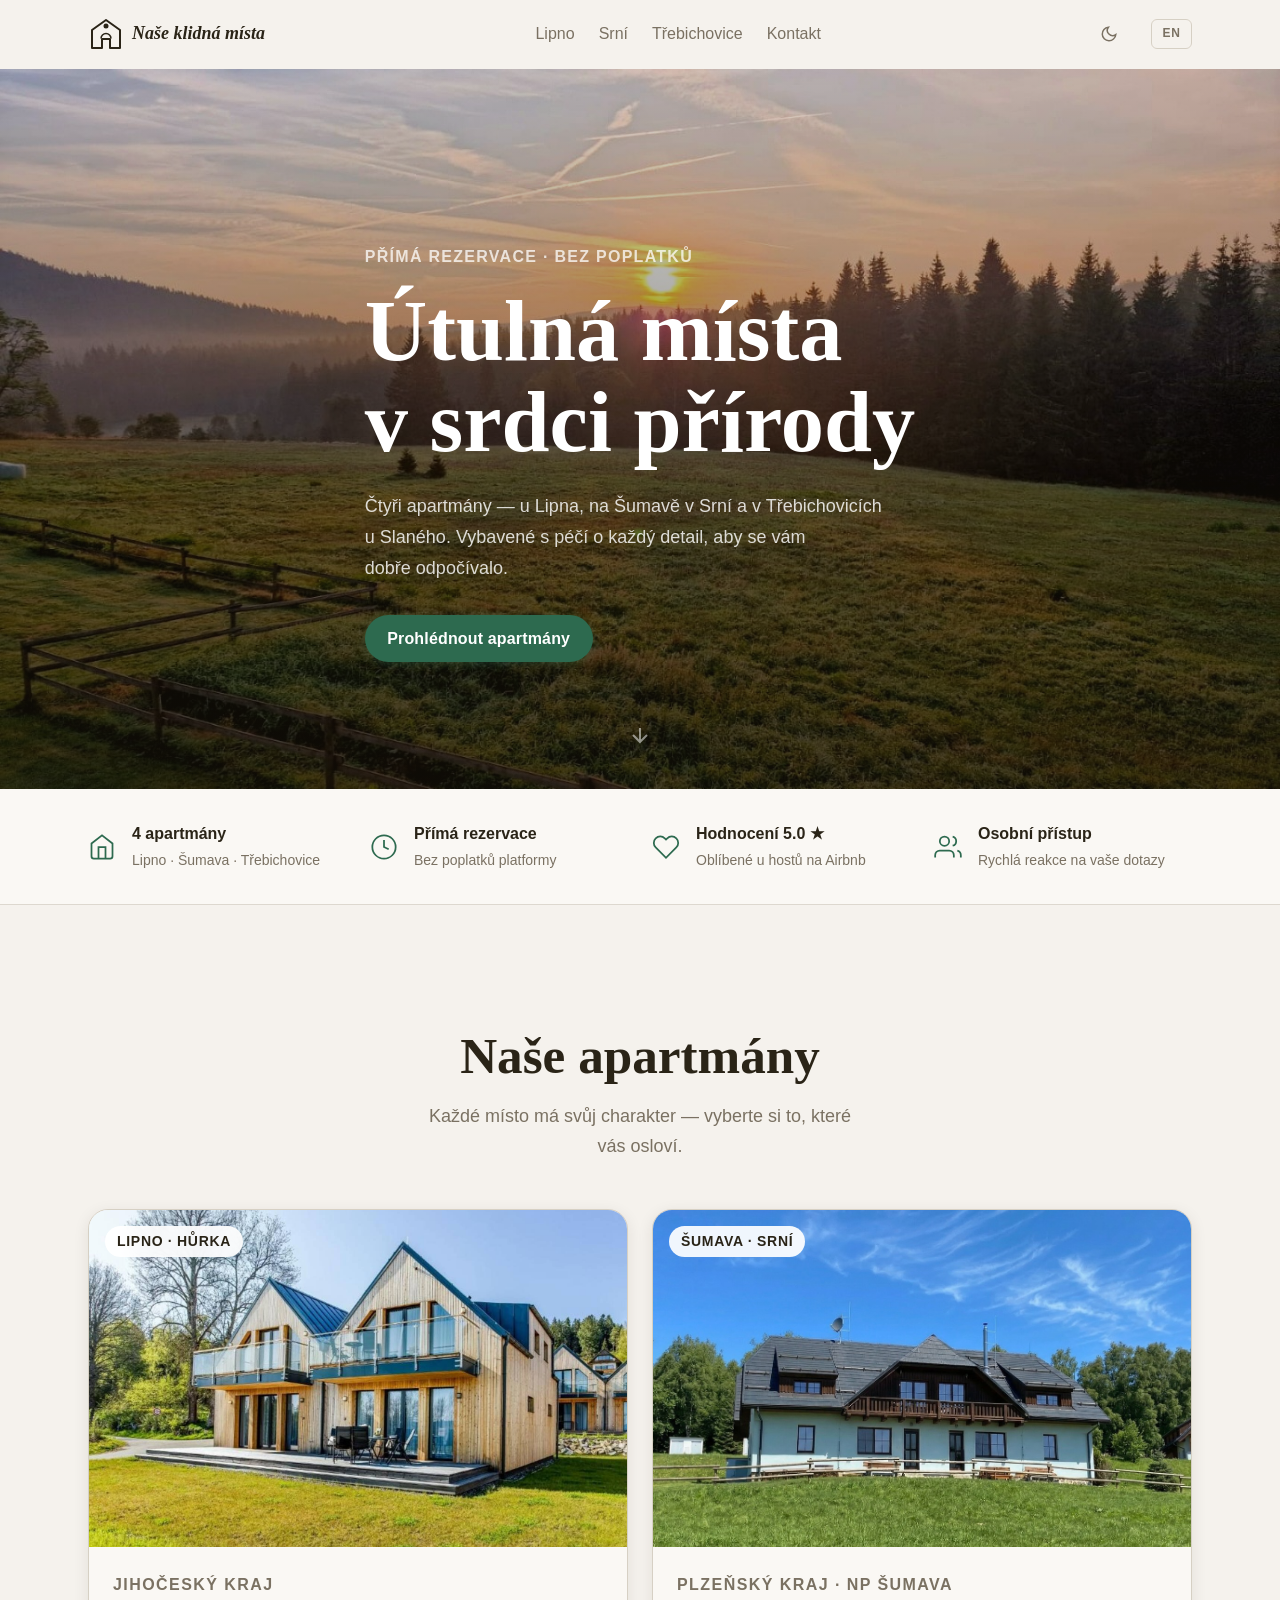
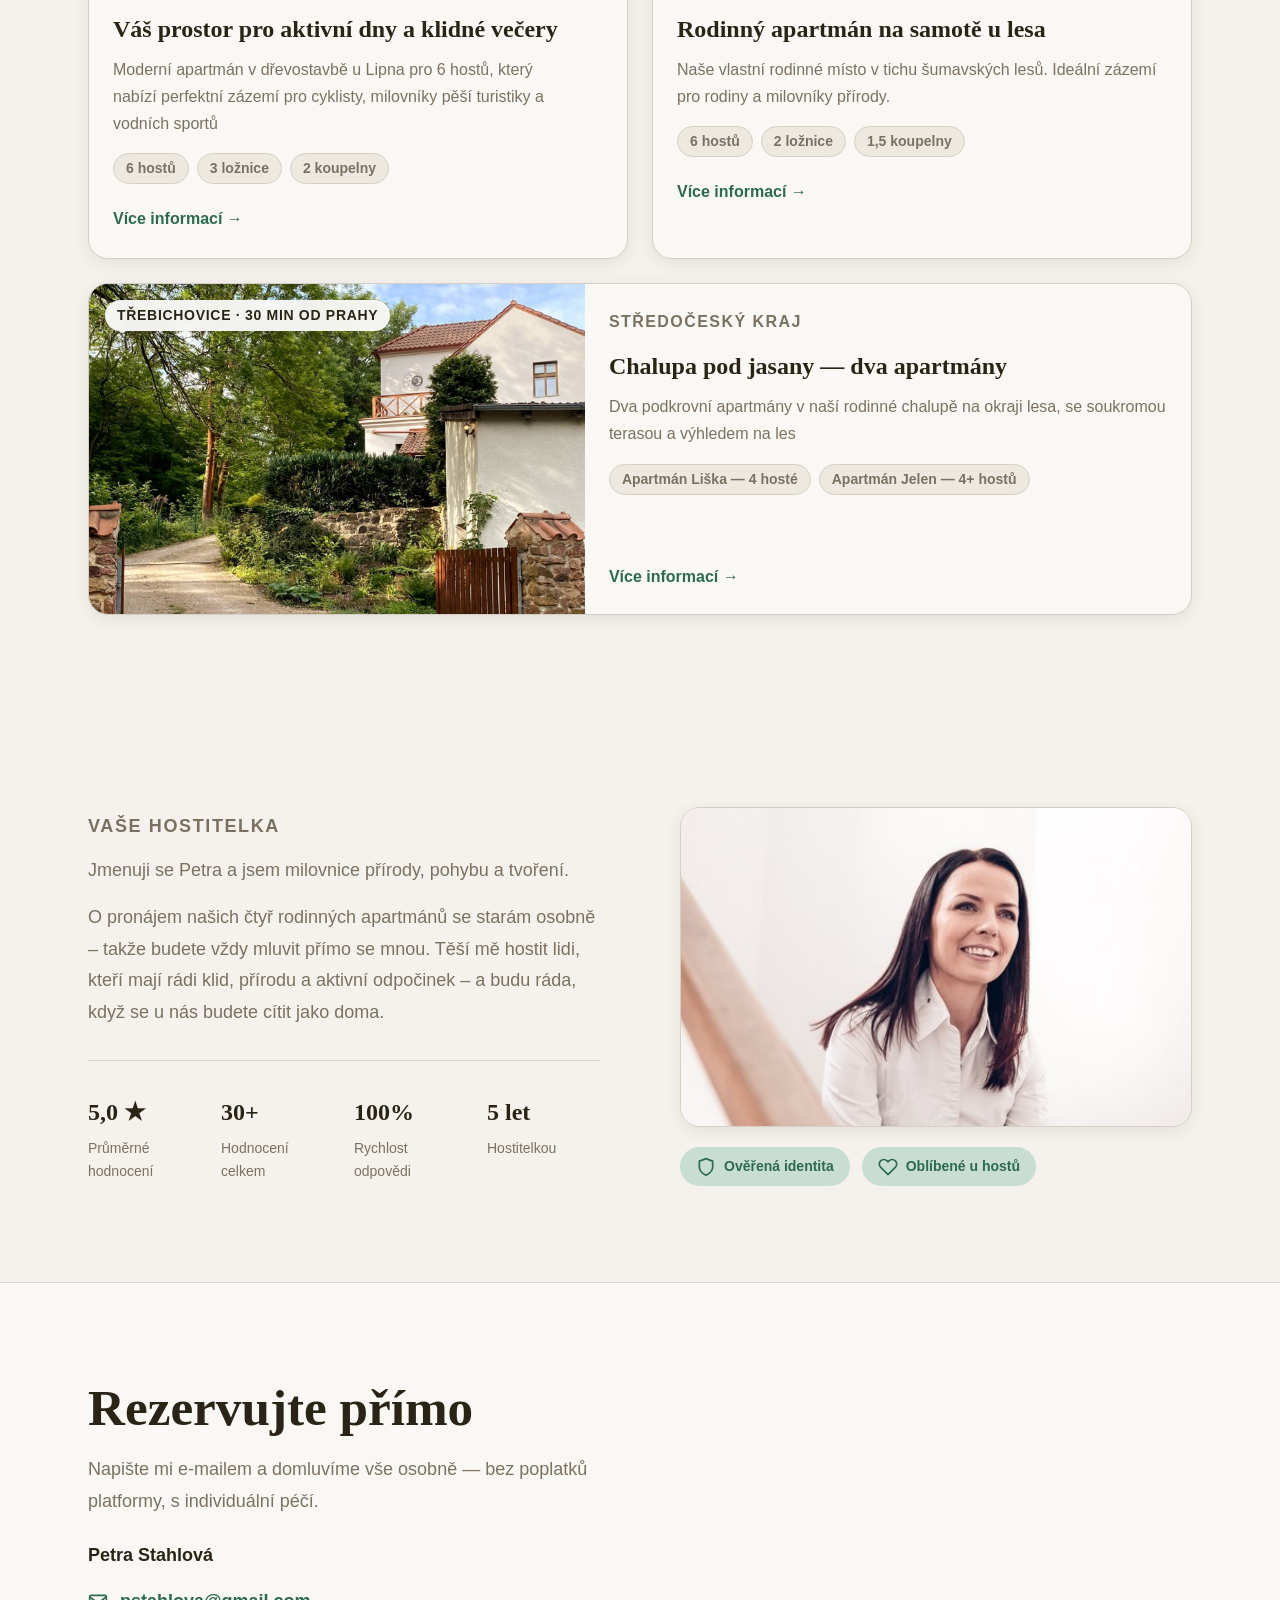
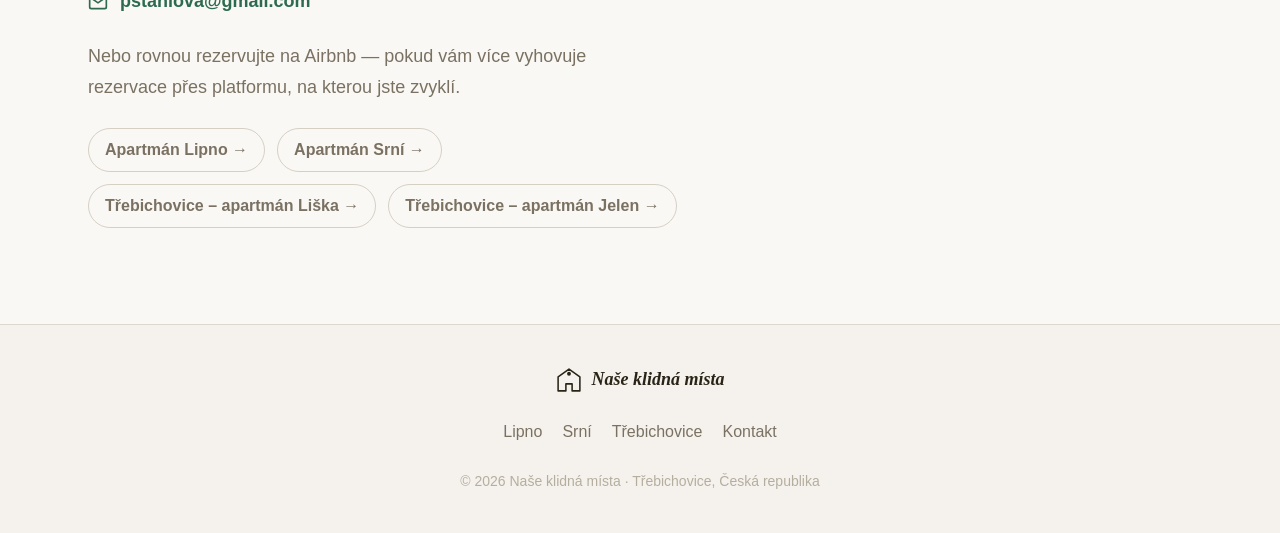
<file: index.html>
<!DOCTYPE html>
<html lang="cs" data-theme="light">
<head>
  <meta charset="UTF-8" />
  <meta name="viewport" content="width=device-width, initial-scale=1.0" />
  <title data-en="Our Peaceful Places">Naše klidná místa</title>
  <meta name="description" content="Čtyři útulné apartmány v srdci české přírody — Lipno, Šumava a Třebichovice. Přímá rezervace bez poplatků." />
  <meta property="og:title" content="Naše klidná místa" />
  <meta property="og:description" content="Útulné apartmány na Lipně, Šumavě a u Prahy. Přímá rezervace." />
  <meta property="og:image" content="images/hero_photo.jpg" />
  <link href="https://api.fontshare.com/v2/css?f[]=zodiak@400,500,700&f[]=satoshi@400,500,700&display=swap" rel="stylesheet" />
  <link rel="stylesheet" href="style.css" />
</head>
<body>

  <!-- HEADER -->
  <header class="header" id="header">
    <div class="header-inner">
      <a href="index.html" class="logo" aria-label="Domů">
        <svg width="36" height="36" viewBox="0 0 36 36" fill="none" aria-hidden="true">
          <path d="M18 4L4 14v18h10v-9h8v9h10V14L18 4z" stroke="currentColor" stroke-width="2" stroke-linejoin="round" fill="none"/>
          <circle cx="18" cy="10" r="2.5" fill="currentColor"/>
          <path d="M13 22.5c0-2.76 2.24-5 5-5s5 2.24 5 5" stroke="currentColor" stroke-width="1.5" fill="none"/>
        </svg>
        <span class="logo-text" data-en="Our Peaceful Places">Naše klidná místa</span>
      </a>
      <nav class="nav" aria-label="Hlavní navigace">
        <a href="lipno.html">Lipno</a>
        <a href="srni.html">Srní</a>
        <a href="trebichovice.html">Třebichovice</a>
        <a href="#kontakt" data-en="Contact">Kontakt</a>
      </nav>
        <button id="lang-toggle" onclick="toggleLang()" aria-label="Switch language">EN</button>
      <div class="header-actions">
        <button class="theme-toggle" data-theme-toggle aria-label="Přepnout tmavý režim">
          <svg width="18" height="18" viewBox="0 0 24 24" fill="none" stroke="currentColor" stroke-width="2"><path d="M21 12.79A9 9 0 1 1 11.21 3 7 7 0 0 0 21 12.79z"/></svg>
        </button>
        <button class="nav-toggle" id="navToggle" aria-label="Otevřít menu">
          <span></span><span></span><span></span>
        </button>
      </div>
    </div>
  </header>

  <!-- HERO -->
  <section class="hero">
    <div class="hero-image">
      <img src="images/hero_photo.jpg" alt="Ranní východ slunce nad šumavskou loukou s mlhou a lesy" />
      <div class="hero-overlay"></div>
    </div>
    <div class="hero-content">
      <p class="hero-eyebrow" data-en="Direct booking · no platform fees">Přímá rezervace · bez poplatků</p>
      <h1 class="hero-heading" data-en-html="Cosy places<br/>in the heart of nature">Útulná místa<br>v srdci přírody</h1>
      <p class="hero-sub" data-en="Four apartments — by Lake Lipno, in the Šumava mountains at Srní, and in Třebichovice near Slaný. Equipped with care for every detail.">Čtyři apartmány — u Lipna, na Šumavě v Srní a v Třebichovicích u Slaného. Vybavené s péčí o každý detail, aby se vám dobře odpočívalo.</p>
      <a href="#apartmany" class="btn btn-primary" data-en="Browse apartments">Prohlédnout apartmány</a>
    </div>
    <div class="hero-scroll-hint" aria-hidden="true">
      <svg width="24" height="24" viewBox="0 0 24 24" fill="none" stroke="currentColor" stroke-width="2"><path d="M12 5v14M5 12l7 7 7-7"/></svg>
    </div>
  </section>

  <!-- INTRO STRIP -->
  <section class="intro-strip">
    <div class="container">
      <div class="intro-items">
        <div class="intro-item">
          <svg width="28" height="28" viewBox="0 0 24 24" fill="none" stroke="currentColor" stroke-width="1.5"><path d="M3 9l9-7 9 7v11a2 2 0 01-2 2H5a2 2 0 01-2-2z"/><polyline points="9 22 9 12 15 12 15 22"/></svg>
          <div><strong data-en="4 apartments">4 apartmány</strong><span>Lipno · Šumava · Třebichovice</span></div>
        </div>
        <div class="intro-item">
          <svg width="28" height="28" viewBox="0 0 24 24" fill="none" stroke="currentColor" stroke-width="1.5"><circle cx="12" cy="12" r="10"/><polyline points="12 6 12 12 16 14"/></svg>
          <div><strong data-en="Direct booking">Přímá rezervace</strong><span data-en="No platform fees">Bez poplatků platformy</span></div>
        </div>
        <div class="intro-item">
          <svg width="28" height="28" viewBox="0 0 24 24" fill="none" stroke="currentColor" stroke-width="1.5"><path d="M20.84 4.61a5.5 5.5 0 00-7.78 0L12 5.67l-1.06-1.06a5.5 5.5 0 00-7.78 7.78l1.06 1.06L12 21.23l7.78-7.78 1.06-1.06a5.5 5.5 0 000-7.78z"/></svg>
          <div><strong data-en="Rated 5.0 ★">Hodnocení 5.0 ★</strong><span data-en="Highly rated on Airbnb">Oblíbené u hostů na Airbnb</span></div>
        </div>
        <div class="intro-item">
          <svg width="28" height="28" viewBox="0 0 24 24" fill="none" stroke="currentColor" stroke-width="1.5"><path d="M17 21v-2a4 4 0 00-4-4H5a4 4 0 00-4 4v2"/><circle cx="9" cy="7" r="4"/><path d="M23 21v-2a4 4 0 00-3-3.87"/><path d="M16 3.13a4 4 0 010 7.75"/></svg>
          <div><strong data-en="Personal approach">Osobní přístup</strong><span data-en="Quick response to your enquiries">Rychlá reakce na vaše dotazy</span></div>
        </div>
      </div>
    </div>
  </section>

  <!-- APARTMENTS OVERVIEW -->
  <section id="apartmany" class="overview-section">
    <div class="container">
      <div class="section-header">
        <h2 data-en="Our apartments">Naše apartmány</h2>
        <p data-en="Each place has its own character — find the one that speaks to you.">Každé místo má svůj charakter — vyberte si to, které vás osloví.</p>
      </div>
      <div class="overview-grid">

        <!-- LIPNO -->
        <a href="lipno.html" class="overview-card">
          <div class="overview-card-image">
            <img src="images/lipno/lipno_01.jpg" alt="Apartmán pro cyklisty na Lipně" loading="lazy" />
            <div class="overview-card-region" data-en="Lipno · Hůrka">Lipno · Hůrka</div>
          </div>
          <div class="overview-card-body">
            <p class="overview-card-area" data-en="South Bohemian Region">Jihočeský kraj</p>
            <h3 data-en="Your base for active days and peaceful evenings">Váš prostor pro aktivní dny a klidné večery</h3>
            <p data-en="A modern timber-frame apartment by Lake Lipno for 6 guests — the perfect base for cyclists, nature lovers and families.">Moderní apartmán v dřevostavbě u Lipna pro 6 hostů, který nabízí perfektní zázemí pro cyklisty, milovníky pěší turistiky a vodních sportů</p>
            <div class="overview-card-meta">
              <span data-en="6 guests">6 hostů</span>
              <span data-en="3 bedrooms">3 ložnice</span>
              <span data-en="2 bathrooms">2 koupelny</span>
            </div>
            <span class="overview-card-link" data-en="More information →">Více informací →</span>
          </div>
        </a>

        <!-- SRNÍ -->
        <a href="srni.html" class="overview-card">
          <div class="overview-card-image">
            <img src="images/srni_home.jpg" alt="Rodinný apartmán na samotě u lesa – Srní" loading="lazy" />
            <div class="overview-card-region" data-en="Šumava · Srní">Šumava · Srní</div>
          </div>
          <div class="overview-card-body">
            <p class="overview-card-area" data-en="Plzeň Region · Šumava NP">Plzeňský kraj · NP Šumava</p>
            <h3 data-en="Family apartment in a forest retreat">Rodinný apartmán na samotě u lesa</h3>
            <p data-en="Our own family place in the quiet of the Šumava forests. The ideal base for families and nature lovers.">Naše vlastní rodinné místo v tichu šumavských lesů. Ideální zázemí pro rodiny a milovníky přírody.</p>
            <div class="overview-card-meta">
              <span data-en="6 guests">6 hostů</span>
              <span data-en="2 bedrooms">2 ložnice</span>
              <span data-en="1.5 bathrooms">1,5 koupelny</span>
            </div>
            <span class="overview-card-link" data-en="More information →">Více informací →</span>
          </div>
        </a>

        <!-- TŘEBICHOVICE -->
        <a href="trebichovice.html" class="overview-card overview-card-wide">
          <div class="overview-card-image">
            <img src="images/liska/liska_08.jpg" alt="Chalupa pod jasany – Třebichovice" loading="lazy" />
            <div class="overview-card-region" data-en="Třebichovice · 30 min from Prague">Třebichovice · 30 min od Prahy</div>
          </div>
          <div class="overview-card-body">
            <p class="overview-card-area" data-en="Central Bohemia">Středočeský kraj</p>
            <h3 data-en="The Ash Tree Cottage — two apartments">Chalupa pod jasany — dva apartmány</h3>
            <p data-en="Two attic apartments in our family cottage on the edge of a forest, with a private terrace and views over the trees.">Dva podkrovní apartmány v naší rodinné chalupě na okraji lesa, se soukromou terasou a výhledem na les</p>
            <div class="overview-card-meta">
              <span data-en="Fox Apartment — 4 guests">Apartmán Liška — 4 hosté</span>
              <span data-en="Deer Apartment — 4+ guests">Apartmán Jelen — 4+ hostů</span>
            </div>
            <span class="overview-card-link" data-en="More information →">Více informací →</span>
          </div>
        </a>

      </div>
    </div>
  </section>

  <!-- HOST SECTION -->
  <section class="host-section">
    <div class="container">
      <div class="host-grid">
        <div class="host-text">
          <p class="apt-region" data-en="Your host">Vaše hostitelka</p>
          <p data-en="My name is Petra and I love nature, the outdoors and creative pursuits.">Jmenuji se Petra a jsem milovnice přírody, pohybu a tvoření.</p>
          <p data-en="I personally manage all four of our family apartments — so you will always be speaking directly with me. I love hosting guests who appreciate peace, nature and the outdoors — and I hope you will feel at home with us.">O pronájem našich čtyř rodinných apartmánů se starám osobně – takže budete vždy mluvit přímo se mnou. Těší mě hostit lidi, kteří mají rádi klid, přírodu a aktivní odpočinek – a budu ráda, když se u nás budete cítit jako doma.</p>
          <div class="host-stats">
            <div class="host-stat"><strong>5,0 ★</strong><span data-en="Average rating">Průměrné hodnocení</span></div>
            <div class="host-stat"><strong>30+</strong><span data-en="Total reviews">Hodnocení celkem</span></div>
            <div class="host-stat"><strong>100%</strong><span data-en="Response time">Rychlost odpovědi</span></div>
            <div class="host-stat"><strong data-en="5 years">5 let</strong><span data-en="Superhost">Hostitelkou</span></div>
          </div>
        </div>
        <div class="host-image-col">
          <div class="host-photo-card">
            <img src="images/petra.jpg" alt="Hostitelka" loading="lazy">
          </div>
          <div class="host-badges">
            <div class="host-badge">
              <svg width="20" height="20" viewBox="0 0 24 24" fill="none" stroke="currentColor" stroke-width="2"><path d="M12 22s8-4 8-10V5l-8-3-8 3v7c0 6 8 10 8 10z"/></svg><span data-en="Verified identity">Ověřená identita</span></div>
            <div class="host-badge">
              <svg width="20" height="20" viewBox="0 0 24 24" fill="none" stroke="currentColor" stroke-width="2"><path d="M20.84 4.61a5.5 5.5 0 00-7.78 0L12 5.67l-1.06-1.06a5.5 5.5 0 00-7.78 7.78l1.06 1.06L12 21.23l7.78-7.78 1.06-1.06a5.5 5.5 0 000-7.78z"/></svg><span data-en="Guest favourite">Oblíbené u hostů</span></div>
          </div>
        </div>
      </div>
    </div>
  </section>

  <!-- KONTAKT -->
  <section id="kontakt" class="contact-section">
    <div class="container">
      <div class="contact-inner">
        <div class="contact-text">
          <h2 data-en="Book directly">Rezervujte přímo</h2>
          <p data-en="Write to me by email and we will arrange everything personally — no platform fees, with individual care.">Napište mi e-mailem a domluvíme vše osobně — bez poplatků platformy, s individuální péčí.</p>
          <div class="contact-methods">
            <p style="font-weight:600; margin:0 0 4px; font-size: var(--text-base);">Petra Stahlová</p>
            <a href="mailto:pstahlova@gmail.com" class="contact-link">
              <svg width="20" height="20" viewBox="0 0 24 24" fill="none" stroke="currentColor" stroke-width="2"><path d="M4 4h16c1.1 0 2 .9 2 2v12c0 1.1-.9 2-2 2H4c-1.1 0-2-.9-2-2V6c0-1.1.9-2 2-2z"/><polyline points="22,6 12,13 2,6"/></svg>
              pstahlova@gmail.com
            </a>
          </div>
          <p class="contact-note" data-en="Or book directly on Airbnb — if you prefer booking through a platform you already know.">Nebo rovnou rezervujte na Airbnb — pokud vám více vyhovuje rezervace přes platformu, na kterou jste zvyklí.</p>
          <div class="airbnb-links">
            <a href="https://www.airbnb.cz/h/apartmanprocyklisty" target="_blank" rel="noopener" class="airbnb-link" data-en="Lipno Apartment →">Apartmán Lipno →</a>
            <a href="https://www.airbnb.cz/h/apartmanulesa" target="_blank" rel="noopener" class="airbnb-link" data-en="Srní Apartment →">Apartmán Srní →</a>
            <a href="https://www.airbnb.cz/h/liska" target="_blank" rel="noopener" class="airbnb-link" data-en="Třebichovice – Fox Apartment →">Třebichovice – apartmán Liška →</a>
            <a href="https://www.airbnb.cz/h/jelen" target="_blank" rel="noopener" class="airbnb-link" data-en="Třebichovice – Deer Apartment →">Třebichovice – apartmán Jelen →</a>
          </div>
        </div>
        </div>
      </div>
    </div>
  </section>

  <!-- FOOTER -->
  <footer class="footer">
    <div class="container">
      <div class="footer-inner">
        <div class="footer-brand">
          <svg width="28" height="28" viewBox="0 0 36 36" fill="none"><path d="M18 4L4 14v18h10v-9h8v9h10V14L18 4z" stroke="currentColor" stroke-width="2" stroke-linejoin="round" fill="none"/><circle cx="18" cy="10" r="2.5" fill="currentColor"/></svg>
          <span data-en="Our Peaceful Places">Naše klidná místa</span>
        </div>
        <div class="footer-links">
          <a href="lipno.html">Lipno</a>
          <a href="srni.html">Srní</a>
          <a href="trebichovice.html">Třebichovice</a>
          <a href="#kontakt" data-en="Contact">Kontakt</a>
        </div>
        <p class="footer-copy" data-en="© 2026 Our Peaceful Places · Czech Republic">© 2026 Naše klidná místa · Třebichovice, Česká republika</p>
      </div>
    </div>
  </footer>

  <script src="script.js"></script>
  <script src="lang.js"></script>
</body>
</html>
</file>
<file: style.css>
/* =============================================
   PETRA'S PLACES — Style
   Palette: forest greens, warm cream, earthy wood
   Fonts: Zodiak (display) + Satoshi (body)
   ============================================= */

:root,
[data-theme='light'] {
  --color-bg: #f5f2ed;
  --color-surface: #faf8f4;
  --color-surface-2: #ffffff;
  --color-surface-offset: #ede9e1;
  --color-border: #d6d0c4;
  --color-divider: #ddd8cf;

  --color-text: #2a2417;
  --color-text-muted: #7a7162;
  --color-text-faint: #b5ae9f;
  --color-text-inverse: #faf8f4;

  /* Forest green as primary */
  --color-primary: #2d6a4f;
  --color-primary-hover: #1b4d38;
  --color-primary-active: #12382a;
  --color-primary-highlight: #c8ddd4;

  /* Earthy warm accent */
  --color-accent: #8b5e3c;
  --color-accent-hover: #6e4a2e;

  --radius-sm: 0.375rem;
  --radius-md: 0.5rem;
  --radius-lg: 0.875rem;
  --radius-xl: 1.25rem;
  --radius-full: 9999px;

  --shadow-sm: 0 1px 3px rgba(42,36,23,0.07);
  --shadow-md: 0 4px 16px rgba(42,36,23,0.09);
  --shadow-lg: 0 12px 40px rgba(42,36,23,0.13);

  --transition-fast: 150ms cubic-bezier(0.16,1,0.3,1);
  --transition-med: 220ms cubic-bezier(0.16,1,0.3,1);

  --content-narrow: 640px;
  --content-default: 960px;
  --content-wide: 1200px;

  --font-display: 'Zodiak', 'Georgia', serif;
  --font-body: 'Satoshi', 'Inter', sans-serif;

  --text-xs: clamp(0.75rem, 0.7rem + 0.25vw, 0.875rem);
  --text-sm: clamp(0.875rem, 0.8rem + 0.35vw, 1rem);
  --text-base: clamp(1rem, 0.95rem + 0.25vw, 1.125rem);
  --text-lg: clamp(1.125rem, 1rem + 0.75vw, 1.5rem);
  --text-xl: clamp(1.5rem, 1.2rem + 1.25vw, 2.25rem);
  --text-2xl: clamp(2rem, 1.2rem + 2.5vw, 3.5rem);
  --text-hero: clamp(2.75rem, 1rem + 5.5vw, 5.5rem);

  --space-1: 0.25rem;
  --space-2: 0.5rem;
  --space-3: 0.75rem;
  --space-4: 1rem;
  --space-5: 1.25rem;
  --space-6: 1.5rem;
  --space-8: 2rem;
  --space-10: 2.5rem;
  --space-12: 3rem;
  --space-16: 4rem;
  --space-20: 5rem;
  --space-24: 6rem;
}

[data-theme='dark'] {
  --color-bg: #17150f;
  --color-surface: #1e1b14;
  --color-surface-2: #232018;
  --color-surface-offset: #1a1810;
  --color-border: #33301f;
  --color-divider: #2a2718;
  --color-text: #e8e3d8;
  --color-text-muted: #8a8370;
  --color-text-faint: #5a5445;
  --color-text-inverse: #17150f;
  --color-primary: #52a882;
  --color-primary-hover: #3a8e68;
  --color-primary-active: #2a6e50;
  --color-primary-highlight: #1e3028;
  --color-accent: #c4855a;
  --color-accent-hover: #a36843;
  --shadow-sm: 0 1px 3px rgba(0,0,0,0.25);
  --shadow-md: 0 4px 16px rgba(0,0,0,0.35);
  --shadow-lg: 0 12px 40px rgba(0,0,0,0.45);
}

@media (prefers-color-scheme: dark) {
  :root:not([data-theme]) {
    --color-bg: #17150f;
    --color-surface: #1e1b14;
    --color-surface-2: #232018;
    --color-surface-offset: #1a1810;
    --color-border: #33301f;
    --color-divider: #2a2718;
    --color-text: #e8e3d8;
    --color-text-muted: #8a8370;
    --color-text-faint: #5a5445;
    --color-text-inverse: #17150f;
    --color-primary: #52a882;
    --color-primary-hover: #3a8e68;
    --color-primary-active: #2a6e50;
    --color-primary-highlight: #1e3028;
    --color-accent: #c4855a;
    --color-accent-hover: #a36843;
    --shadow-sm: 0 1px 3px rgba(0,0,0,0.25);
    --shadow-md: 0 4px 16px rgba(0,0,0,0.35);
    --shadow-lg: 0 12px 40px rgba(0,0,0,0.45);
  }
}

/* ---- BASE RESET ---- */
*,*::before,*::after { box-sizing: border-box; margin: 0; padding: 0; }
html {
  -webkit-text-size-adjust: none;
  text-size-adjust: none;
  -webkit-font-smoothing: antialiased;
  -moz-osx-font-smoothing: grayscale;
  scroll-behavior: smooth;
  scroll-padding-top: 80px;
}
body {
  min-height: 100dvh;
  font-family: var(--font-body);
  font-size: var(--text-base);
  color: var(--color-text);
  background: var(--color-bg);
  line-height: 1.65;
}
img, picture, video { display: block; max-width: 100%; height: auto; }
h1,h2,h3,h4,h5,h6 { text-wrap: balance; line-height: 1.15; font-family: var(--font-display); }
p,li { text-wrap: pretty; max-width: 72ch; }
a { color: inherit; text-decoration: none; }
button { cursor: pointer; background: none; border: none; font: inherit; color: inherit; }
::selection { background: color-mix(in oklab, var(--color-primary) 25%, transparent); color: var(--color-text); }
:focus-visible { outline: 2px solid var(--color-primary); outline-offset: 3px; border-radius: var(--radius-sm); }
@media (prefers-reduced-motion: reduce) {
  *,*::before,*::after { animation-duration: 0.01ms !important; transition-duration: 0.01ms !important; scroll-behavior: auto !important; }
}

/* ---- UTILITIES ---- */
.container {
  width: 100%;
  max-width: var(--content-wide);
  margin-inline: auto;
  padding-inline: clamp(var(--space-5), 5vw, var(--space-12));
}

/* ---- BUTTONS ---- */
.btn {
  display: inline-flex;
  align-items: center;
  gap: var(--space-2);
  padding: 0.65rem 1.4rem;
  border-radius: var(--radius-full);
  font-family: var(--font-body);
  font-size: var(--text-sm);
  font-weight: 600;
  letter-spacing: 0.01em;
  transition: background var(--transition-fast), color var(--transition-fast), box-shadow var(--transition-fast), transform var(--transition-fast);
  white-space: nowrap;
}
.btn:hover { transform: translateY(-1px); }
.btn:active { transform: translateY(0); }
.btn-primary {
  background: var(--color-primary);
  color: #fff;
  box-shadow: 0 2px 8px color-mix(in oklab, var(--color-primary) 35%, transparent);
}
.btn-primary:hover { background: var(--color-primary-hover); box-shadow: 0 4px 14px color-mix(in oklab, var(--color-primary) 45%, transparent); }
.btn-outline {
  border: 1.5px solid var(--color-border);
  color: var(--color-text);
  background: transparent;
}
.btn-outline:hover { border-color: var(--color-primary); color: var(--color-primary); background: var(--color-primary-highlight); }

/* ---- HEADER ---- */
.header {
  position: sticky;
  top: 0;
  z-index: 100;
  background: color-mix(in oklab, var(--color-bg) 88%, transparent);
  backdrop-filter: blur(14px);
  -webkit-backdrop-filter: blur(14px);
  border-bottom: 1px solid transparent;
  transition: border-color var(--transition-med), box-shadow var(--transition-med), transform var(--transition-med);
}
.header.scrolled {
  border-bottom-color: var(--color-border);
  box-shadow: var(--shadow-sm);
}
.header.hidden { transform: translateY(-100%); }
.header-inner {
  display: flex;
  align-items: center;
  justify-content: space-between;
  gap: var(--space-6);
  max-width: var(--content-wide);
  margin-inline: auto;
  padding: var(--space-4) clamp(var(--space-5), 5vw, var(--space-12));
  height: 68px;
}
.logo {
  display: flex;
  align-items: center;
  gap: var(--space-2);
  font-family: var(--font-display);
  font-size: var(--text-base);
  font-weight: 700;
  color: var(--color-text);
  transition: color var(--transition-fast);
  flex-shrink: 0;
}
.logo:hover { color: var(--color-primary); }
.logo-text { font-style: italic; }
.nav {
  display: flex;
  align-items: center;
  gap: var(--space-6);
  flex: 1;
  justify-content: center;
}
.nav a {
  font-size: var(--text-sm);
  font-weight: 500;
  color: var(--color-text-muted);
  transition: color var(--transition-fast);
  position: relative;
}
.nav a::after {
  content: '';
  position: absolute;
  bottom: -2px;
  left: 0;
  width: 0;
  height: 1.5px;
  background: var(--color-primary);
  transition: width var(--transition-med);
  border-radius: 2px;
}
.nav a:hover { color: var(--color-text); }
.nav a:hover::after { width: 100%; }
.header-actions { display: flex; align-items: center; gap: var(--space-3); flex-shrink: 0; }
.theme-toggle {
  width: 36px; height: 36px;
  display: flex; align-items: center; justify-content: center;
  border-radius: var(--radius-full);
  color: var(--color-text-muted);
  transition: color var(--transition-fast), background var(--transition-fast);
}
.theme-toggle:hover { color: var(--color-text); background: var(--color-surface-offset); }
.nav-toggle {
  display: none;
  flex-direction: column;
  gap: 5px;
  width: 36px; height: 36px;
  align-items: center;
  justify-content: center;
  border-radius: var(--radius-md);
  transition: background var(--transition-fast);
}
.nav-toggle span {
  display: block;
  width: 20px; height: 2px;
  background: var(--color-text);
  border-radius: 2px;
  transition: transform var(--transition-med), opacity var(--transition-fast);
}
.nav-toggle:hover { background: var(--color-surface-offset); }
.nav-toggle.open span:nth-child(1) { transform: translateY(7px) rotate(45deg); }
.nav-toggle.open span:nth-child(2) { opacity: 0; }
.nav-toggle.open span:nth-child(3) { transform: translateY(-7px) rotate(-45deg); }

/* ---- HERO ---- */
.hero {
  position: relative;
  height: clamp(520px, 80vh, 850px);
  display: flex;
  align-items: center;
  overflow: hidden;
}
.hero-image {
  position: absolute;
  inset: 0;
}
.hero-image img {
  width: 100%; height: 100%;
  object-fit: cover;
  object-position: center 60%;
}
.hero-overlay {
  position: absolute;
  inset: 0;
  background: linear-gradient(to bottom,
    rgba(20,16,8,0.15) 0%,
    rgba(20,16,8,0.45) 50%,
    rgba(20,16,8,0.70) 100%);
}
.hero-content {
  position: relative;
  z-index: 2;
  max-width: var(--content-wide);
  margin-inline: auto;
  padding-inline: clamp(var(--space-5), 5vw, var(--space-12));
  padding-top: var(--space-12);
}
.hero-eyebrow {
  font-size: var(--text-sm);
  font-weight: 600;
  letter-spacing: 0.08em;
  text-transform: uppercase;
  color: rgba(255,255,255,0.75);
  margin-bottom: var(--space-4);
}
.hero-heading {
  font-family: var(--font-display);
  font-size: var(--text-hero);
  font-weight: 700;
  color: #fff;
  line-height: 1.05;
  margin-bottom: var(--space-6);
  max-width: 14ch;
}
.hero-sub {
  font-size: var(--text-base);
  color: rgba(255,255,255,0.82);
  max-width: 52ch;
  line-height: 1.7;
  margin-bottom: var(--space-8);
}
.hero-scroll-hint {
  position: absolute;
  bottom: var(--space-8);
  left: 50%;
  transform: translateX(-50%);
  color: rgba(255,255,255,0.5);
  animation: bounce 2.5s ease-in-out infinite;
}
@keyframes bounce {
  0%, 100% { transform: translateX(-50%) translateY(0); }
  50% { transform: translateX(-50%) translateY(6px); }
}

/* ---- INTRO STRIP ---- */
.intro-strip {
  background: var(--color-surface);
  border-bottom: 1px solid var(--color-divider);
  padding-block: var(--space-8);
}
.intro-items {
  display: grid;
  grid-template-columns: repeat(4, 1fr);
  gap: var(--space-6);
}
.intro-item {
  display: flex;
  align-items: center;
  gap: var(--space-4);
  color: var(--color-text-muted);
}
.intro-item svg { flex-shrink: 0; color: var(--color-primary); }
.intro-item div { display: flex; flex-direction: column; gap: 2px; }
.intro-item strong { font-size: var(--text-sm); font-weight: 700; color: var(--color-text); }
.intro-item span { font-size: var(--text-xs); }

/* ---- SECTION HEADER ---- */
.section-header {
  text-align: center;
  padding-top: clamp(var(--space-12), 8vw, var(--space-24));
  padding-bottom: var(--space-12);
}
.section-header h2 {
  font-size: var(--text-2xl);
  margin-bottom: var(--space-4);
  color: var(--color-text);
}
.section-header p {
  font-size: var(--text-base);
  color: var(--color-text-muted);
  max-width: 48ch;
  margin-inline: auto;
}

/* ---- APARTMENT SECTIONS ---- */
.apartment-section {
  padding-block: clamp(var(--space-12), 7vw, var(--space-20));
}
.apartment-section:nth-child(even) {
  background: var(--color-surface);
}
.apt-grid {
  display: grid;
  grid-template-columns: 1fr 1fr;
  gap: clamp(var(--space-8), 5vw, var(--space-16));
  align-items: center;
}
.apt-reversed .apt-grid {
  direction: rtl;
}
.apt-reversed .apt-grid > * {
  direction: ltr;
}
.apt-image-wrap {
  position: relative;
  border-radius: var(--radius-xl);
  overflow: hidden;
  box-shadow: var(--shadow-lg);
  aspect-ratio: 4/3;
}
.apt-image-wrap img {
  width: 100%; height: 100%;
  object-fit: cover;
  transition: transform 0.6s cubic-bezier(0.16,1,0.3,1);
}
.apt-image-wrap:hover img { transform: scale(1.03); }
.apt-badge {
  position: absolute;
  top: var(--space-4);
  left: var(--space-4);
  background: rgba(255,255,255,0.92);
  color: var(--color-text);
  font-size: var(--text-xs);
  font-weight: 700;
  letter-spacing: 0.05em;
  text-transform: uppercase;
  padding: var(--space-1) var(--space-3);
  border-radius: var(--radius-full);
  backdrop-filter: blur(8px);
}
[data-theme='dark'] .apt-badge { background: rgba(30,27,20,0.88); color: var(--color-text); }
.apt-region {
  font-size: var(--text-xs);
  font-weight: 700;
  letter-spacing: 0.09em;
  text-transform: uppercase;
  color: var(--color-primary);
  margin-bottom: var(--space-3);
}
.apt-title {
  font-family: var(--font-display);
  font-size: var(--text-xl);
  font-weight: 700;
  color: var(--color-text);
  margin-bottom: var(--space-5);
  line-height: 1.2;
}
.apt-desc {
  font-size: var(--text-base);
  color: var(--color-text-muted);
  line-height: 1.75;
  margin-bottom: var(--space-6);
}
.apt-highlights {
  display: flex;
  flex-wrap: wrap;
  gap: var(--space-3);
  margin-bottom: var(--space-5);
}
.apt-highlight {
  display: flex;
  align-items: center;
  gap: var(--space-2);
  font-size: var(--text-xs);
  font-weight: 600;
  color: var(--color-text-muted);
  background: var(--color-surface-offset);
  padding: var(--space-1) var(--space-3);
  border-radius: var(--radius-full);
}
.apt-highlight svg { color: var(--color-primary); flex-shrink: 0; }
.apt-amenities {
  display: flex;
  flex-wrap: wrap;
  gap: var(--space-2);
  margin-bottom: var(--space-7);
}
.apt-amenities span {
  font-size: var(--text-xs);
  color: var(--color-text-muted);
  background: var(--color-surface-offset);
  border: 1px solid var(--color-border);
  padding: 3px var(--space-3);
  border-radius: var(--radius-full);
}
.apt-actions {
  display: flex;
  flex-wrap: wrap;
  gap: var(--space-3);
}

/* ---- TŘEBICHOVICE SECTION ---- */
.apt-treb {
  background: var(--color-surface-offset) !important;
}
.treb-header {
  display: flex;
  align-items: flex-end;
  justify-content: space-between;
  gap: var(--space-8);
  margin-bottom: var(--space-12);
}
.apt-title-large {
  font-family: var(--font-display);
  font-size: var(--text-2xl);
  font-weight: 700;
  color: var(--color-text);
  margin-bottom: var(--space-5);
  line-height: 1.15;
}
.apt-desc-wide {
  font-size: var(--text-base);
  color: var(--color-text-muted);
  max-width: 60ch;
  line-height: 1.75;
}
.treb-grid {
  display: grid;
  grid-template-columns: 1fr 1fr;
  gap: var(--space-8);
}
.treb-card {
  background: var(--color-surface);
  border-radius: var(--radius-xl);
  overflow: hidden;
  box-shadow: var(--shadow-md);
  transition: transform var(--transition-med), box-shadow var(--transition-med);
}
.treb-card:hover {
  transform: translateY(-4px);
  box-shadow: var(--shadow-lg);
}
.treb-image-wrap {
  position: relative;
  aspect-ratio: 16/9;
  overflow: hidden;
}
.treb-image-wrap img {
  width: 100%; height: 100%;
  object-fit: cover;
  transition: transform 0.6s cubic-bezier(0.16,1,0.3,1);
}
.treb-card:hover .treb-image-wrap img { transform: scale(1.04); }
.treb-image-jelen img { object-position: center 30%; }
.treb-apt-badge {
  position: absolute;
  top: var(--space-4);
  left: var(--space-4);
  background: var(--color-primary);
  color: #fff;
  font-size: var(--text-xs);
  font-weight: 700;
  letter-spacing: 0.05em;
  text-transform: uppercase;
  padding: var(--space-1) var(--space-3);
  border-radius: var(--radius-full);
}
.treb-badge-jelen { background: var(--color-accent); }
.treb-card-content {
  padding: var(--space-6);
}
.treb-stars {
  display: flex;
  align-items: center;
  gap: 3px;
  margin-bottom: var(--space-3);
  color: #d4a017;
}
.treb-stars span {
  font-size: var(--text-xs);
  color: var(--color-text-muted);
  margin-left: var(--space-2);
  font-weight: 600;
}
.treb-card-content h3 {
  font-family: var(--font-display);
  font-size: var(--text-lg);
  font-weight: 700;
  color: var(--color-text);
  margin-bottom: var(--space-3);
}
.treb-card-content p {
  font-size: var(--text-sm);
  color: var(--color-text-muted);
  line-height: 1.7;
  margin-bottom: var(--space-4);
}
.treb-meta {
  display: flex;
  flex-wrap: wrap;
  gap: var(--space-4);
  margin-bottom: var(--space-4);
}
.treb-meta span {
  display: flex;
  align-items: center;
  gap: var(--space-1);
  font-size: var(--text-xs);
  font-weight: 600;
  color: var(--color-text-muted);
}
.treb-meta svg { color: var(--color-primary); }
.treb-actions {
  display: flex;
  gap: var(--space-3);
  margin-top: var(--space-5);
}

/* ---- HOST SECTION ---- */
.host-section {
  padding-block: clamp(var(--space-16), 9vw, var(--space-24));
  background: var(--color-bg);
}
.host-grid {
  display: grid;
  grid-template-columns: 1fr 1fr;
  gap: clamp(var(--space-10), 7vw, var(--space-20));
  align-items: center;
}
.host-text .apt-region { margin-bottom: var(--space-3); }
.host-text h2 {
  font-family: var(--font-display);
  font-size: var(--text-2xl);
  font-weight: 700;
  color: var(--color-text);
  margin-bottom: var(--space-5);
}
.host-text p {
  font-size: var(--text-base);
  color: var(--color-text-muted);
  line-height: 1.75;
  margin-bottom: var(--space-4);
  max-width: 52ch;
}
.host-stats {
  display: grid;
  grid-template-columns: repeat(4, 1fr);
  gap: var(--space-5);
  margin-top: var(--space-8);
  padding-top: var(--space-8);
  border-top: 1px solid var(--color-divider);
}
.host-stat {
  display: flex;
  flex-direction: column;
  gap: var(--space-1);
}
.host-stat strong {
  font-family: var(--font-display);
  font-size: var(--text-lg);
  font-weight: 700;
  color: var(--color-text);
}
.host-stat span {
  font-size: var(--text-xs);
  color: var(--color-text-muted);
}
.host-image-col {
  display: flex;
  flex-direction: column;
  gap: var(--space-5);
}
.host-photo-card {
  border-radius: var(--radius-xl);
  overflow: hidden;
  box-shadow: var(--shadow-md);
  aspect-ratio: 3 / 4;
  max-height: 320px;
  background: var(--color-surface);
  border: 1px solid var(--color-border);
}
.host-photo-card img {
  width: 100%;
  height: 100%;
  object-fit: cover;
  object-position: center 25%;
  display: block;
}
.host-photo-placeholder {
  width: 100%;
  height: 100%;
  display: flex;
  flex-direction: column;
  align-items: center;
  justify-content: center;
  gap: var(--space-3);
  color: var(--color-text-muted);
  font-size: var(--text-sm);
  min-height: 320px;
}
.host-photo-placeholder p {
  margin: 0;
  font-style: italic;
}
.host-badges {
  display: flex;
  gap: var(--space-3);
}
.host-badge {
  display: flex;
  align-items: center;
  gap: var(--space-2);
  font-size: var(--text-xs);
  font-weight: 600;
  color: var(--color-primary);
  background: var(--color-primary-highlight);
  padding: var(--space-2) var(--space-4);
  border-radius: var(--radius-full);
}

/* ---- CONTACT SECTION ---- */
.contact-section {
  padding-block: clamp(var(--space-16), 9vw, var(--space-24));
  background: var(--color-surface);
  border-top: 1px solid var(--color-divider);
}
.contact-inner {
  display: flex;
  flex-direction: column;
  align-items: flex-start;
  max-width: 620px;
}
.contact-text h2 {
  font-family: var(--font-display);
  font-size: var(--text-2xl);
  font-weight: 700;
  color: var(--color-text);
  margin-bottom: var(--space-4);
}
.contact-text > p {
  font-size: var(--text-base);
  color: var(--color-text-muted);
  line-height: 1.75;
  margin-bottom: var(--space-6);
  max-width: 52ch;
}
.contact-methods {
  display: flex;
  flex-direction: column;
  gap: var(--space-3);
  margin-bottom: var(--space-6);
}
.contact-link {
  display: flex;
  align-items: center;
  gap: var(--space-3);
  font-size: var(--text-base);
  font-weight: 600;
  color: var(--color-primary);
  transition: color var(--transition-fast);
}
.contact-link:hover { color: var(--color-primary-hover); }
.contact-link svg { flex-shrink: 0; }
.contact-note {
  font-size: var(--text-sm);
  color: var(--color-text-muted);
  margin-bottom: var(--space-4);
}
.airbnb-links {
  display: flex;
  flex-wrap: wrap;
  gap: var(--space-3);
}
.airbnb-link {
  font-size: var(--text-sm);
  font-weight: 600;
  color: var(--color-text-muted);
  border: 1.5px solid var(--color-border);
  padding: var(--space-2) var(--space-4);
  border-radius: var(--radius-full);
  transition: border-color var(--transition-fast), color var(--transition-fast), background var(--transition-fast);
}
.airbnb-link:hover { border-color: var(--color-primary); color: var(--color-primary); background: var(--color-primary-highlight); }
.contact-visual { display: flex; align-items: center; justify-content: center; }
.map-svg-wrap {
  width: 100%;
  background: var(--color-surface-offset);
  border: 1px solid var(--color-border);
  border-radius: var(--radius-xl);
  padding: var(--space-6);
  box-shadow: var(--shadow-sm);
}
.map-svg {
  width: 100%;
  height: auto;
  display: block;
}
.map-cr {
  fill: color-mix(in oklab, var(--color-primary) 12%, var(--color-surface-offset));
  stroke: var(--color-primary);
  stroke-width: 1.5;
  stroke-linejoin: round;
}
.map-pin-line {
  stroke: var(--color-text-muted);
  stroke-width: 1.5;
  stroke-linecap: round;
}
.map-pin-dot {
  stroke: white;
  stroke-width: 2;
}
.map-pin-lipno { fill: var(--color-primary); }
.map-pin-srni { fill: var(--color-accent); }
.map-pin-treb { fill: #5b7ea6; }
.map-pin-label {
  font-family: var(--font-body);
  font-size: 13px;
  font-weight: 600;
  fill: var(--color-text);
  letter-spacing: 0.01em;
}

/* ---- FOOTER ---- */
.footer {
  background: var(--color-bg);
  border-top: 1px solid var(--color-divider);
  padding-block: var(--space-10);
}
.footer-inner {
  display: flex;
  flex-direction: column;
  align-items: center;
  gap: var(--space-6);
  text-align: center;
}
.footer-brand {
  display: flex;
  align-items: center;
  gap: var(--space-2);
  font-family: var(--font-display);
  font-size: var(--text-base);
  font-weight: 700;
  font-style: italic;
  color: var(--color-text);
}
.footer-links {
  display: flex;
  flex-wrap: wrap;
  justify-content: center;
  gap: var(--space-5);
}
.footer-links a {
  font-size: var(--text-sm);
  color: var(--color-text-muted);
  transition: color var(--transition-fast);
}
.footer-links a:hover { color: var(--color-primary); }
.footer-copy {
  font-size: var(--text-xs);
  color: var(--color-text-faint);
  max-width: 100%;
}

/* ---- MOBILE NAV OVERLAY ---- */
@media (max-width: 768px) {
  .nav {
    position: fixed;
    top: 68px;
    left: 0;
    right: 0;
    background: var(--color-surface);
    border-bottom: 1px solid var(--color-border);
    flex-direction: column;
    align-items: flex-start;
    gap: 0;
    padding: var(--space-4) clamp(var(--space-5), 5vw, var(--space-12));
    transform: translateY(-110%);
    opacity: 0;
    pointer-events: none;
    transition: transform var(--transition-med), opacity var(--transition-med);
    z-index: 99;
    box-shadow: var(--shadow-md);
  }
  .nav.open {
    transform: translateY(0);
    opacity: 1;
    pointer-events: all;
  }
  .nav a {
    width: 100%;
    padding-block: var(--space-4);
    border-bottom: 1px solid var(--color-divider);
    font-size: var(--text-base);
  }
  .nav a:last-child { border-bottom: none; }
  .nav-toggle { display: flex; }

  /* Hero */
  .hero-heading { font-size: clamp(2.2rem, 10vw, 3.5rem); }
  .hero-sub { display: none; }

  /* Intro strip */
  .intro-items { grid-template-columns: 1fr 1fr; }

  /* Apt grid */
  .apt-grid { grid-template-columns: 1fr; }
  .apt-reversed .apt-grid { direction: ltr; }
  .apt-image-col { order: -1; }

  /* Treb */
  .treb-grid { grid-template-columns: 1fr; }
  .treb-header { flex-direction: column; align-items: flex-start; }

  /* Host + Contact */
  .host-grid { grid-template-columns: 1fr; }
  .host-stats { grid-template-columns: repeat(2, 1fr); }
  .contact-inner { grid-template-columns: 1fr; }
  .contact-visual { display: none; }
}

@media (max-width: 480px) {
  .intro-items { grid-template-columns: 1fr; }
  .treb-actions { flex-direction: column; }
  .apt-actions { flex-direction: column; }
  .host-stats { grid-template-columns: repeat(2, 1fr); }
}

/* ---- OVERVIEW CARDS (homepage) ---- */
.overview-section {
  padding-block: clamp(var(--space-4), 2vw, var(--space-8));
  padding-bottom: clamp(var(--space-16), 8vw, var(--space-24));
}
.overview-grid {
  display: grid;
  grid-template-columns: 1fr 1fr;
  gap: var(--space-6);
}
.overview-card {
  display: flex;
  flex-direction: column;
  background: var(--color-surface);
  border-radius: var(--radius-xl);
  overflow: hidden;
  box-shadow: var(--shadow-md);
  text-decoration: none;
  color: inherit;
  transition: transform var(--transition-med), box-shadow var(--transition-med);
  border: 1px solid var(--color-border);
}
.overview-card:hover {
  transform: translateY(-5px);
  box-shadow: var(--shadow-lg);
}
.overview-card-wide {
  grid-column: 1 / -1;
  flex-direction: row;
}
.overview-card-wide .overview-card-image {
  width: 45%;
  flex-shrink: 0;
  aspect-ratio: auto;
}
.overview-card-wide .overview-card-body {
  display: flex;
  flex-direction: column;
  justify-content: center;
}
.overview-card-image {
  position: relative;
  aspect-ratio: 16/10;
  overflow: hidden;
}
.overview-card-image img {
  width: 100%; height: 100%;
  object-fit: cover;
  transition: transform 0.6s cubic-bezier(0.16,1,0.3,1);
}
.overview-card:hover .overview-card-image img { transform: scale(1.04); }
.overview-card-region {
  position: absolute;
  top: var(--space-4);
  left: var(--space-4);
  background: rgba(255,255,255,0.92);
  color: var(--color-text);
  font-size: var(--text-xs);
  font-weight: 700;
  letter-spacing: 0.05em;
  text-transform: uppercase;
  padding: var(--space-1) var(--space-3);
  border-radius: var(--radius-full);
  backdrop-filter: blur(8px);
}
[data-theme='dark'] .overview-card-region { background: rgba(30,27,20,0.88); }
.overview-card-body {
  padding: var(--space-6);
}
.overview-card-area {
  font-size: var(--text-xs);
  font-weight: 700;
  letter-spacing: 0.09em;
  text-transform: uppercase;
  color: var(--color-primary);
  margin-bottom: var(--space-2);
}
.overview-card-body h3 {
  font-family: var(--font-display);
  font-size: var(--text-lg);
  font-weight: 700;
  color: var(--color-text);
  margin-bottom: var(--space-3);
  line-height: 1.25;
}
.overview-card-body p {
  font-size: var(--text-sm);
  color: var(--color-text-muted);
  line-height: 1.7;
  margin-bottom: var(--space-4);
}
.overview-card-meta {
  display: flex;
  flex-wrap: wrap;
  gap: var(--space-2);
  margin-bottom: var(--space-5);
}
.overview-card-meta span {
  font-size: var(--text-xs);
  font-weight: 600;
  color: var(--color-text-muted);
  background: var(--color-surface-offset);
  border: 1px solid var(--color-border);
  padding: 3px var(--space-3);
  border-radius: var(--radius-full);
}
.overview-card-link {
  font-size: var(--text-sm);
  font-weight: 700;
  color: var(--color-primary);
  margin-top: auto;
  transition: color var(--transition-fast);
}
.overview-card:hover .overview-card-link { color: var(--color-primary-hover); }

/* ---- DETAIL PAGE (podstránky) ---- */
.detail-hero {
  position: relative;
  height: clamp(380px, 55vh, 600px);
  overflow: hidden;
}
.detail-hero img {
  width: 100%; height: 100%;
  object-fit: cover;
  object-position: center 40%;
}
.detail-hero-overlay {
  position: absolute;
  inset: 0;
  background: linear-gradient(to bottom, rgba(20,16,8,0.1) 0%, rgba(20,16,8,0.55) 100%);
}
.detail-hero-content {
  position: absolute;
  bottom: 0;
  left: 0; right: 0;
  padding: var(--space-10) clamp(var(--space-5), 5vw, var(--space-12));
  max-width: var(--content-wide);
  margin-inline: auto;
}
.detail-hero-content .apt-region { color: rgba(255,255,255,0.8); margin-bottom: var(--space-2); }
.detail-hero-content h1 {
  font-family: var(--font-display);
  font-size: var(--text-2xl);
  font-weight: 700;
  color: #fff;
  line-height: 1.15;
  max-width: 20ch;
}
.detail-body {
  padding-block: clamp(var(--space-10), 6vw, var(--space-20));
}
.detail-grid {
  display: grid;
  grid-template-columns: 1fr 340px;
  gap: clamp(var(--space-8), 5vw, var(--space-16));
  align-items: start;
}
.detail-description {
  font-size: var(--text-base);
  color: var(--color-text-muted);
  line-height: 1.8;
  margin-bottom: var(--space-8);
}
.detail-description p { margin-bottom: var(--space-4); max-width: 66ch; }
.detail-section-title {
  font-family: var(--font-display);
  font-size: var(--text-lg);
  font-weight: 700;
  color: var(--color-text);
  margin-bottom: var(--space-5);
  margin-top: var(--space-8);
  padding-top: var(--space-8);
  border-top: 1px solid var(--color-divider);
}
.detail-section-title:first-of-type { margin-top: 0; padding-top: 0; border-top: none; }
.amenities-grid {
  display: grid;
  grid-template-columns: repeat(auto-fill, minmax(180px, 1fr));
  gap: var(--space-3);
  margin-bottom: var(--space-8);
}
.amenity-item {
  display: flex;
  align-items: center;
  gap: var(--space-2);
  font-size: var(--text-sm);
  color: var(--color-text-muted);
  padding: var(--space-2) var(--space-3);
  background: var(--color-surface-offset);
  border-radius: var(--radius-md);
}
.amenity-item svg { color: var(--color-primary); flex-shrink: 0; }

/* Sidebar */
.detail-sidebar {
  position: sticky;
  top: 88px;
}
.detail-sidebar-card {
  background: var(--color-surface);
  border: 1px solid var(--color-border);
  border-radius: var(--radius-xl);
  padding: var(--space-6);
  box-shadow: var(--shadow-md);
}
.detail-sidebar-card h3 {
  font-family: var(--font-display);
  font-size: var(--text-lg);
  font-weight: 700;
  color: var(--color-text);
  margin-bottom: var(--space-5);
}
.detail-sidebar-meta {
  display: flex;
  flex-direction: column;
  gap: var(--space-3);
  margin-bottom: var(--space-6);
  padding-bottom: var(--space-6);
  border-bottom: 1px solid var(--color-divider);
}
.detail-sidebar-meta-row {
  display: flex;
  justify-content: space-between;
  align-items: flex-start;
  gap: var(--space-4);
  font-size: var(--text-sm);
}
.detail-sidebar-meta-row span:first-child { color: var(--color-text-muted); flex-shrink: 0; }
.detail-sidebar-meta-row span:last-child { font-weight: 600; color: var(--color-text); text-align: right; }
.detail-sidebar-rules {
  font-size: var(--text-xs);
  color: var(--color-text-muted);
  margin-bottom: var(--space-6);
  line-height: 1.7;
}
.detail-sidebar-actions {
  display: flex;
  flex-direction: column;
  gap: var(--space-3);
}
.detail-sidebar-actions .btn { justify-content: center; }
.detail-rating {
  display: flex;
  align-items: center;
  gap: var(--space-2);
  margin-bottom: var(--space-6);
  padding-bottom: var(--space-6);
  border-bottom: 1px solid var(--color-divider);
}
.detail-rating-stars { display: flex; gap: 3px; color: #d4a017; }
.detail-rating-text { font-size: var(--text-sm); font-weight: 600; color: var(--color-text-muted); }
.detail-back {
  display: inline-flex;
  align-items: center;
  gap: var(--space-2);
  font-size: var(--text-sm);
  font-weight: 600;
  color: var(--color-text-muted);
  margin-bottom: var(--space-8);
  transition: color var(--transition-fast);
}
.detail-back:hover { color: var(--color-primary); }

/* Photo grid on detail page */
.detail-photo-grid {
  display: grid;
  grid-template-columns: 1fr 1fr;
  gap: var(--space-3);
  margin-bottom: var(--space-8);
}
.detail-photo-grid img {
  width: 100%; aspect-ratio: 4/3;
  object-fit: cover;
  border-radius: var(--radius-lg);
}

/* Two-apartment layout (Třebichovice) */
.treb-detail-grid {
  display: grid;
  grid-template-columns: 1fr 1fr;
  gap: var(--space-8);
  margin-bottom: var(--space-10);
}
.treb-detail-apt {
  background: var(--color-surface);
  border: 1px solid var(--color-border);
  border-radius: var(--radius-xl);
  overflow: hidden;
  box-shadow: var(--shadow-sm);
}
.treb-detail-apt-image { aspect-ratio: 16/9; overflow: hidden; }
.treb-detail-apt-image img { width: 100%; height: 100%; object-fit: cover; }
.treb-detail-apt-body { padding: var(--space-6); }
.treb-detail-apt-body h3 {
  font-family: var(--font-display);
  font-size: var(--text-lg);
  font-weight: 700;
  margin-bottom: var(--space-3);
}
.treb-detail-apt-body p {
  font-size: var(--text-sm);
  color: var(--color-text-muted);
  line-height: 1.7;
  margin-bottom: var(--space-4);
}

@media (max-width: 900px) {
  .detail-grid { grid-template-columns: 1fr; }
  .detail-sidebar { position: static; }
  .treb-detail-grid { grid-template-columns: 1fr; }
}
@media (max-width: 768px) {
  .overview-grid { grid-template-columns: 1fr; }
  .overview-card-wide { flex-direction: column; }
  .overview-card-wide .overview-card-image { width: 100%; aspect-ratio: 16/10; }
  .detail-photo-grid { grid-template-columns: 1fr; }
}

/* ── Language switcher ── */
#lang-toggle {
  background: transparent;
  border: 1px solid var(--color-border);
  border-radius: 6px;
  padding: 4px 10px;
  font-size: 12px;
  font-weight: 700;
  color: var(--color-text-muted);
  cursor: pointer;
  letter-spacing: 0.08em;
  transition: border-color 0.2s, color 0.2s;
  flex-shrink: 0;
  order: 10;
}
#lang-toggle:hover {
  border-color: var(--color-primary);
  color: var(--color-primary);
}

/* Hide/show by language */
/* Language switching is handled entirely by lang.js via textContent swap */
</file>
